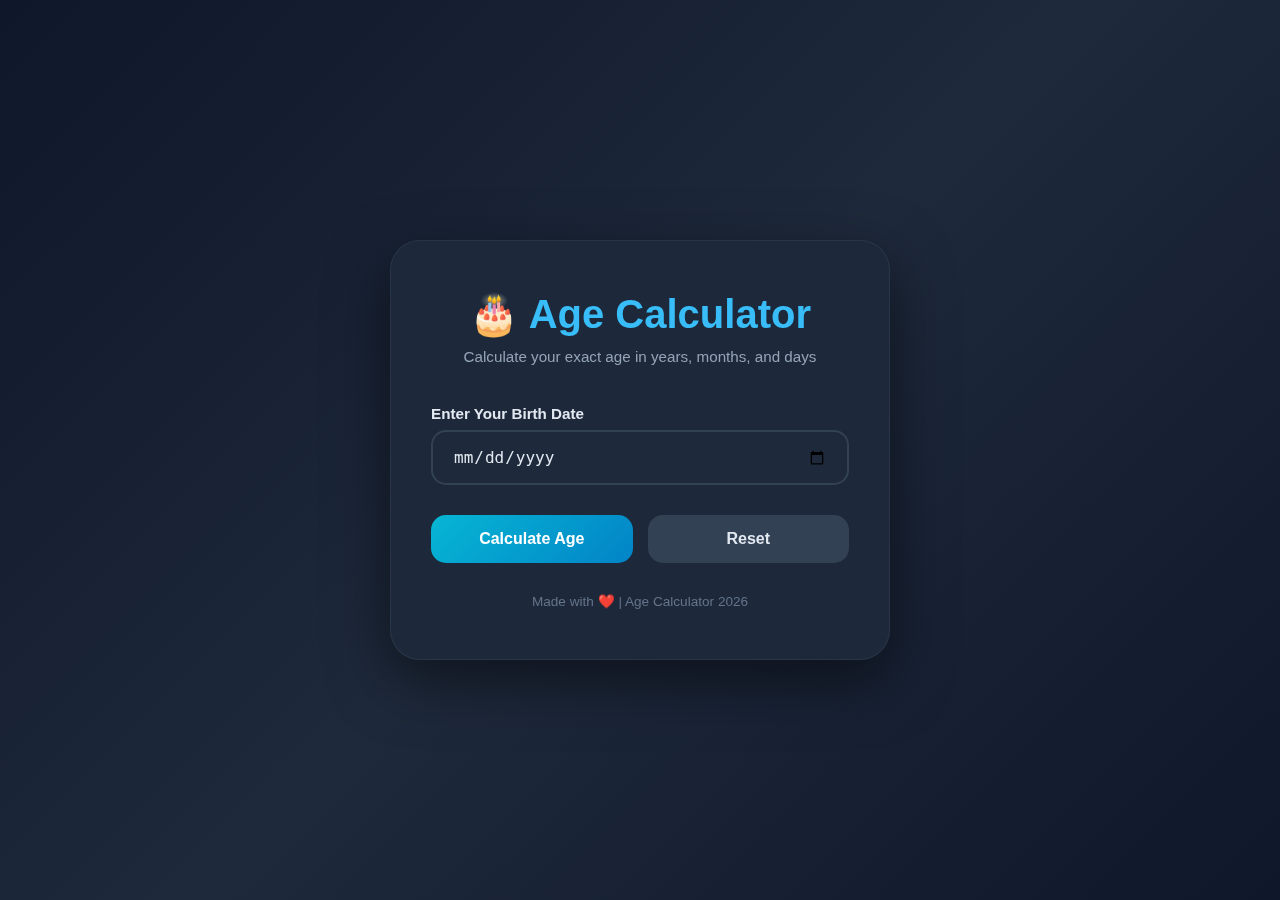
<file: index.html>
<!DOCTYPE html>
<html lang="en">
<head>
    <meta charset="UTF-8">
    <meta name="viewport" content="width=device-width, initial-scale=1.0">
    <title>Age Calculator | Modern & Beautiful</title>
    <link rel="stylesheet" href="styles.css">
</head>
<body>
    <div class="container">
        <h1>🎂 Age Calculator</h1>
        <p class="subtitle">Calculate your exact age in years, months, and days</p>

        <div class="input-group">
            <label for="birthdate">Enter Your Birth Date</label>
            <input type="date" id="birthdate" max="">
        </div>

        <div class="button-group">
            <button class="calculate-btn" onclick="calculateAge()">Calculate Age</button>
            <button class="reset-btn" onclick="resetCalculator()">Reset</button>
        </div>

        <div id="error" class="error"></div>

        <div id="result" class="result">
            <div class="result-title">Your Age</div>
            <div class="age-display">
                <div class="age-item">
                    <span class="age-number" id="years">0</span>
                    <span class="age-label">Years</span>
                </div>
                <div class="age-item">
                    <span class="age-number" id="months">0</span>
                    <span class="age-label">Months</span>
                </div>
                <div class="age-item">
                    <span class="age-number" id="days">0</span>
                    <span class="age-label">Days</span>
                </div>
            </div>
            <div class="next-birthday">
                <div class="next-birthday-text">Next Birthday In</div>
                <div class="next-birthday-value" id="nextBirthday">-</div>
            </div>
        </div>

        <div class="footer">
            Made with ❤️ | Age Calculator 2026
        </div>
    </div>

    <script src="script.js"></script>
</body>
</html>
</file>
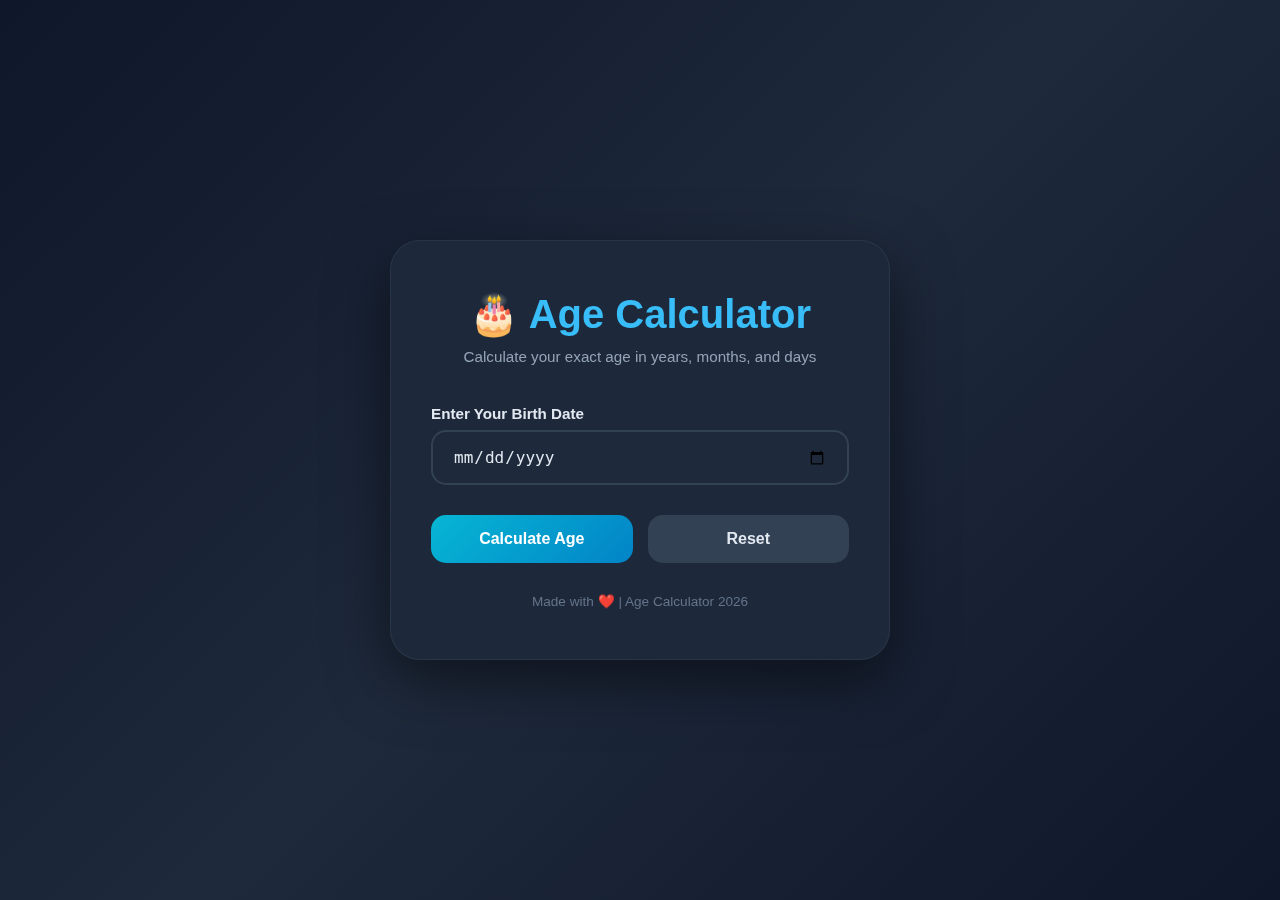
<file: age-calculator.html>
<!DOCTYPE html>
<html lang="en">
<head>
    <meta charset="UTF-8">
    <meta name="viewport" content="width=device-width, initial-scale=1.0">
    <title>Age Calculator | Modern & Beautiful</title>
    <style>
        * {
            margin: 0;
            padding: 0;
            box-sizing: border-box;
        }

        body {
            font-family: 'Segoe UI', Tahoma, Geneva, Verdana, sans-serif;
            background: linear-gradient(135deg, #0f172a 0%, #1e293b 50%, #0f172a 100%);
            min-height: 100vh;
            display: flex;
            justify-content: center;
            align-items: center;
            padding: 20px;
        }

        .container {
            background: rgba(30, 41, 59, 0.95);
            backdrop-filter: blur(10px);
            border-radius: 30px;
            padding: 50px 40px;
            box-shadow: 0 20px 60px rgba(0, 0, 0, 0.5);
            max-width: 500px;
            width: 100%;
            animation: fadeIn 0.6s ease-out;
            border: 1px solid rgba(148, 163, 184, 0.1);
        }

        @keyframes fadeIn {
            from {
                opacity: 0;
                transform: translateY(30px);
            }
            to {
                opacity: 1;
                transform: translateY(0);
            }
        }

        h1 {
            text-align: center;
            color: #38bdf8;
            font-size: 2.5rem;
            margin-bottom: 10px;
            font-weight: 700;
        }

        .subtitle {
            text-align: center;
            color: #94a3b8;
            font-size: 0.95rem;
            margin-bottom: 40px;
        }

        .input-group {
            margin-bottom: 30px;
        }

        label {
            display: block;
            margin-bottom: 8px;
            color: #e2e8f0;
            font-weight: 600;
            font-size: 0.95rem;
        }

        input[type="date"] {
            width: 100%;
            padding: 15px 20px;
            border: 2px solid #334155;
            border-radius: 15px;
            font-size: 1rem;
            transition: all 0.3s ease;
            background: #1e293b;
            color: #e2e8f0;
        }

        input[type="date"]:focus {
            outline: none;
            border-color: #38bdf8;
            background: #0f172a;
            box-shadow: 0 0 0 4px rgba(56, 189, 248, 0.2);
        }

        .button-group {
            display: flex;
            gap: 15px;
            margin-bottom: 30px;
        }

        button {
            flex: 1;
            padding: 15px 30px;
            border: none;
            border-radius: 15px;
            font-size: 1rem;
            font-weight: 600;
            cursor: pointer;
            transition: all 0.3s ease;
        }

        .calculate-btn {
            background: linear-gradient(135deg, #06b6d4 0%, #0284c7 100%);
            color: white;
        }

        .calculate-btn:hover {
            transform: translateY(-2px);
            box-shadow: 0 10px 25px rgba(6, 182, 212, 0.4);
        }

        .calculate-btn:active {
            transform: translateY(0);
        }

        .reset-btn {
            background: #334155;
            color: #e2e8f0;
        }

        .reset-btn:hover {
            background: #475569;
        }

        .result {
            display: none;
            background: linear-gradient(135deg, rgba(6, 182, 212, 0.15) 0%, rgba(8, 145, 178, 0.15) 100%);
            border-radius: 20px;
            padding: 30px;
            margin-top: 30px;
            animation: slideIn 0.5s ease-out;
            border: 1px solid rgba(56, 189, 248, 0.2);
        }

        @keyframes slideIn {
            from {
                opacity: 0;
                transform: translateY(20px);
            }
            to {
                opacity: 1;
                transform: translateY(0);
            }
        }

        .result.show {
            display: block;
        }

        .result-title {
            text-align: center;
            color: #38bdf8;
            font-size: 1.2rem;
            font-weight: 600;
            margin-bottom: 20px;
        }

        .age-display {
            display: grid;
            grid-template-columns: repeat(auto-fit, minmax(100px, 1fr));
            gap: 15px;
            margin-bottom: 20px;
        }

        .age-item {
            background: #1e293b;
            padding: 20px;
            border-radius: 15px;
            text-align: center;
            box-shadow: 0 5px 15px rgba(0, 0, 0, 0.3);
            border: 1px solid #334155;
        }

        .age-number {
            font-size: 2rem;
            font-weight: 700;
            color: #38bdf8;
            display: block;
        }

        .age-label {
            font-size: 0.85rem;
            color: #94a3b8;
            text-transform: uppercase;
            margin-top: 5px;
        }

        .next-birthday {
            background: #1e293b;
            padding: 15px;
            border-radius: 12px;
            text-align: center;
            margin-top: 15px;
            box-shadow: 0 5px 15px rgba(0, 0, 0, 0.3);
            border: 1px solid #334155;
        }

        .next-birthday-text {
            color: #94a3b8;
            font-size: 0.9rem;
            margin-bottom: 5px;
        }

        .next-birthday-value {
            color: #22d3ee;
            font-weight: 600;
            font-size: 1rem;
        }

        .error {
            background: rgba(239, 68, 68, 0.2);
            color: #fca5a5;
            padding: 15px;
            border-radius: 12px;
            text-align: center;
            margin-top: 15px;
            display: none;
            animation: shake 0.5s ease;
            border: 1px solid rgba(239, 68, 68, 0.3);
        }

        @keyframes shake {
            0%, 100% { transform: translateX(0); }
            25% { transform: translateX(-10px); }
            75% { transform: translateX(10px); }
        }

        .error.show {
            display: block;
        }

        @media (max-width: 480px) {
            .container {
                padding: 35px 25px;
            }

            h1 {
                font-size: 2rem;
            }

            .age-display {
                grid-template-columns: repeat(2, 1fr);
            }

            .button-group {
                flex-direction: column;
            }
        }

        .footer {
            text-align: center;
            margin-top: 30px;
            color: #64748b;
            font-size: 0.85rem;
        }
    </style>
</head>
<body>
    <div class="container">
        <h1>🎂 Age Calculator</h1>
        <p class="subtitle">Calculate your exact age in years, months, and days</p>

        <div class="input-group">
            <label for="birthdate">Enter Your Birth Date</label>
            <input type="date" id="birthdate" max="">
        </div>

        <div class="button-group">
            <button class="calculate-btn" onclick="calculateAge()">Calculate Age</button>
            <button class="reset-btn" onclick="resetCalculator()">Reset</button>
        </div>

        <div id="error" class="error"></div>

        <div id="result" class="result">
            <div class="result-title">Your Age</div>
            <div class="age-display">
                <div class="age-item">
                    <span class="age-number" id="years">0</span>
                    <span class="age-label">Years</span>
                </div>
                <div class="age-item">
                    <span class="age-number" id="months">0</span>
                    <span class="age-label">Months</span>
                </div>
                <div class="age-item">
                    <span class="age-number" id="days">0</span>
                    <span class="age-label">Days</span>
                </div>
            </div>
            <div class="next-birthday">
                <div class="next-birthday-text">Next Birthday In</div>
                <div class="next-birthday-value" id="nextBirthday">-</div>
            </div>
        </div>

        <div class="footer">
            Made with ❤️ | Age Calculator 2026
        </div>
    </div>

    <script>
        // Set max date to today
        document.getElementById('birthdate').max = new Date().toISOString().split('T')[0];

        function calculateAge() {
            const birthdateInput = document.getElementById('birthdate').value;
            const errorDiv = document.getElementById('error');
            const resultDiv = document.getElementById('result');

            // Clear previous error
            errorDiv.classList.remove('show');
            errorDiv.textContent = '';

            // Validate input
            if (!birthdateInput) {
                showError('Please select your birth date!');
                return;
            }

            const birthdate = new Date(birthdateInput);
            const today = new Date();

            // Check if birthdate is in the future
            if (birthdate > today) {
                showError('Birth date cannot be in the future!');
                return;
            }

            // Calculate age
            let years = today.getFullYear() - birthdate.getFullYear();
            let months = today.getMonth() - birthdate.getMonth();
            let days = today.getDate() - birthdate.getDate();

            // Adjust for negative days
            if (days < 0) {
                months--;
                const previousMonth = new Date(today.getFullYear(), today.getMonth(), 0);
                days += previousMonth.getDate();
            }

            // Adjust for negative months
            if (months < 0) {
                years--;
                months += 12;
            }

            // Calculate next birthday
            const nextBirthday = new Date(today.getFullYear(), birthdate.getMonth(), birthdate.getDate());
            if (nextBirthday < today) {
                nextBirthday.setFullYear(today.getFullYear() + 1);
            }

            const daysUntilBirthday = Math.ceil((nextBirthday - today) / (1000 * 60 * 60 * 24));
            const monthsUntilBirthday = Math.floor(daysUntilBirthday / 30);
            const remainingDays = daysUntilBirthday % 30;

            // Display results with animation
            document.getElementById('years').textContent = years;
            document.getElementById('months').textContent = months;
            document.getElementById('days').textContent = days;

            let birthdayText = '';
            if (daysUntilBirthday === 0) {
                birthdayText = '🎉 Happy Birthday! 🎉';
            } else if (monthsUntilBirthday > 0) {
                birthdayText = `${monthsUntilBirthday} month${monthsUntilBirthday > 1 ? 's' : ''} and ${remainingDays} day${remainingDays !== 1 ? 's' : ''}`;
            } else {
                birthdayText = `${daysUntilBirthday} day${daysUntilBirthday !== 1 ? 's' : ''}`;
            }

            document.getElementById('nextBirthday').textContent = birthdayText;

            resultDiv.classList.remove('show');
            setTimeout(() => {
                resultDiv.classList.add('show');
            }, 10);
        }

        function showError(message) {
            const errorDiv = document.getElementById('error');
            errorDiv.textContent = message;
            errorDiv.classList.add('show');
            
            const resultDiv = document.getElementById('result');
            resultDiv.classList.remove('show');
        }

        function resetCalculator() {
            document.getElementById('birthdate').value = '';
            document.getElementById('result').classList.remove('show');
            document.getElementById('error').classList.remove('show');
        }

        // Allow Enter key to calculate
        document.getElementById('birthdate').addEventListener('keypress', function(event) {
            if (event.key === 'Enter') {
                calculateAge();
            }
        });
    </script>
</body>
</html>
</file>
<file: styles.css>
/* Reset and Base Styles */
* {
    margin: 0;
    padding: 0;
    box-sizing: border-box;
}

body {
    font-family: 'Segoe UI', Tahoma, Geneva, Verdana, sans-serif;
    background: linear-gradient(135deg, #0f172a 0%, #1e293b 50%, #0f172a 100%);
    min-height: 100vh;
    display: flex;
    justify-content: center;
    align-items: center;
    padding: 20px;
}

/* Container */
.container {
    background: rgba(30, 41, 59, 0.95);
    backdrop-filter: blur(10px);
    border-radius: 30px;
    padding: 50px 40px;
    box-shadow: 0 20px 60px rgba(0, 0, 0, 0.5);
    max-width: 500px;
    width: 100%;
    animation: fadeIn 0.6s ease-out;
    border: 1px solid rgba(148, 163, 184, 0.1);
}

@keyframes fadeIn {
    from {
        opacity: 0;
        transform: translateY(30px);
    }
    to {
        opacity: 1;
        transform: translateY(0);
    }
}

/* Header */
h1 {
    text-align: center;
    color: #38bdf8;
    font-size: 2.5rem;
    margin-bottom: 10px;
    font-weight: 700;
}

.subtitle {
    text-align: center;
    color: #94a3b8;
    font-size: 0.95rem;
    margin-bottom: 40px;
}

/* Input Group */
.input-group {
    margin-bottom: 30px;
}

label {
    display: block;
    margin-bottom: 8px;
    color: #e2e8f0;
    font-weight: 600;
    font-size: 0.95rem;
}

input[type="date"] {
    width: 100%;
    padding: 15px 20px;
    border: 2px solid #334155;
    border-radius: 15px;
    font-size: 1rem;
    transition: all 0.3s ease;
    background: #1e293b;
    color: #e2e8f0;
}

input[type="date"]:focus {
    outline: none;
    border-color: #38bdf8;
    background: #0f172a;
    box-shadow: 0 0 0 4px rgba(56, 189, 248, 0.2);
}

/* Buttons */
.button-group {
    display: flex;
    gap: 15px;
    margin-bottom: 30px;
}

button {
    flex: 1;
    padding: 15px 30px;
    border: none;
    border-radius: 15px;
    font-size: 1rem;
    font-weight: 600;
    cursor: pointer;
    transition: all 0.3s ease;
}

.calculate-btn {
    background: linear-gradient(135deg, #06b6d4 0%, #0284c7 100%);
    color: white;
}

.calculate-btn:hover {
    transform: translateY(-2px);
    box-shadow: 0 10px 25px rgba(6, 182, 212, 0.4);
}

.calculate-btn:active {
    transform: translateY(0);
}

.reset-btn {
    background: #334155;
    color: #e2e8f0;
}

.reset-btn:hover {
    background: #475569;
}

/* Result Section */
.result {
    display: none;
    background: linear-gradient(135deg, rgba(6, 182, 212, 0.15) 0%, rgba(8, 145, 178, 0.15) 100%);
    border-radius: 20px;
    padding: 30px;
    margin-top: 30px;
    animation: slideIn 0.5s ease-out;
    border: 1px solid rgba(56, 189, 248, 0.2);
}

@keyframes slideIn {
    from {
        opacity: 0;
        transform: translateY(20px);
    }
    to {
        opacity: 1;
        transform: translateY(0);
    }
}

.result.show {
    display: block;
}

.result-title {
    text-align: center;
    color: #38bdf8;
    font-size: 1.2rem;
    font-weight: 600;
    margin-bottom: 20px;
}

/* Age Display */
.age-display {
    display: grid;
    grid-template-columns: repeat(auto-fit, minmax(100px, 1fr));
    gap: 15px;
    margin-bottom: 20px;
}

.age-item {
    background: #1e293b;
    padding: 20px;
    border-radius: 15px;
    text-align: center;
    box-shadow: 0 5px 15px rgba(0, 0, 0, 0.3);
    border: 1px solid #334155;
}

.age-number {
    font-size: 2rem;
    font-weight: 700;
    color: #38bdf8;
    display: block;
}

.age-label {
    font-size: 0.85rem;
    color: #94a3b8;
    text-transform: uppercase;
    margin-top: 5px;
}

/* Next Birthday */
.next-birthday {
    background: #1e293b;
    padding: 15px;
    border-radius: 12px;
    text-align: center;
    margin-top: 15px;
    box-shadow: 0 5px 15px rgba(0, 0, 0, 0.3);
    border: 1px solid #334155;
}

.next-birthday-text {
    color: #94a3b8;
    font-size: 0.9rem;
    margin-bottom: 5px;
}

.next-birthday-value {
    color: #22d3ee;
    font-weight: 600;
    font-size: 1rem;
}

/* Error Message */
.error {
    background: rgba(239, 68, 68, 0.2);
    color: #fca5a5;
    padding: 15px;
    border-radius: 12px;
    text-align: center;
    margin-top: 15px;
    display: none;
    animation: shake 0.5s ease;
    border: 1px solid rgba(239, 68, 68, 0.3);
}

@keyframes shake {
    0%, 100% { transform: translateX(0); }
    25% { transform: translateX(-10px); }
    75% { transform: translateX(10px); }
}

.error.show {
    display: block;
}

/* Footer */
.footer {
    text-align: center;
    margin-top: 30px;
    color: #64748b;
    font-size: 0.85rem;
}

/* Responsive Design */
@media (max-width: 480px) {
    .container {
        padding: 35px 25px;
    }

    h1 {
        font-size: 2rem;
    }

    .age-display {
        grid-template-columns: repeat(2, 1fr);
    }

    .button-group {
        flex-direction: column;
    }
}
</file>
